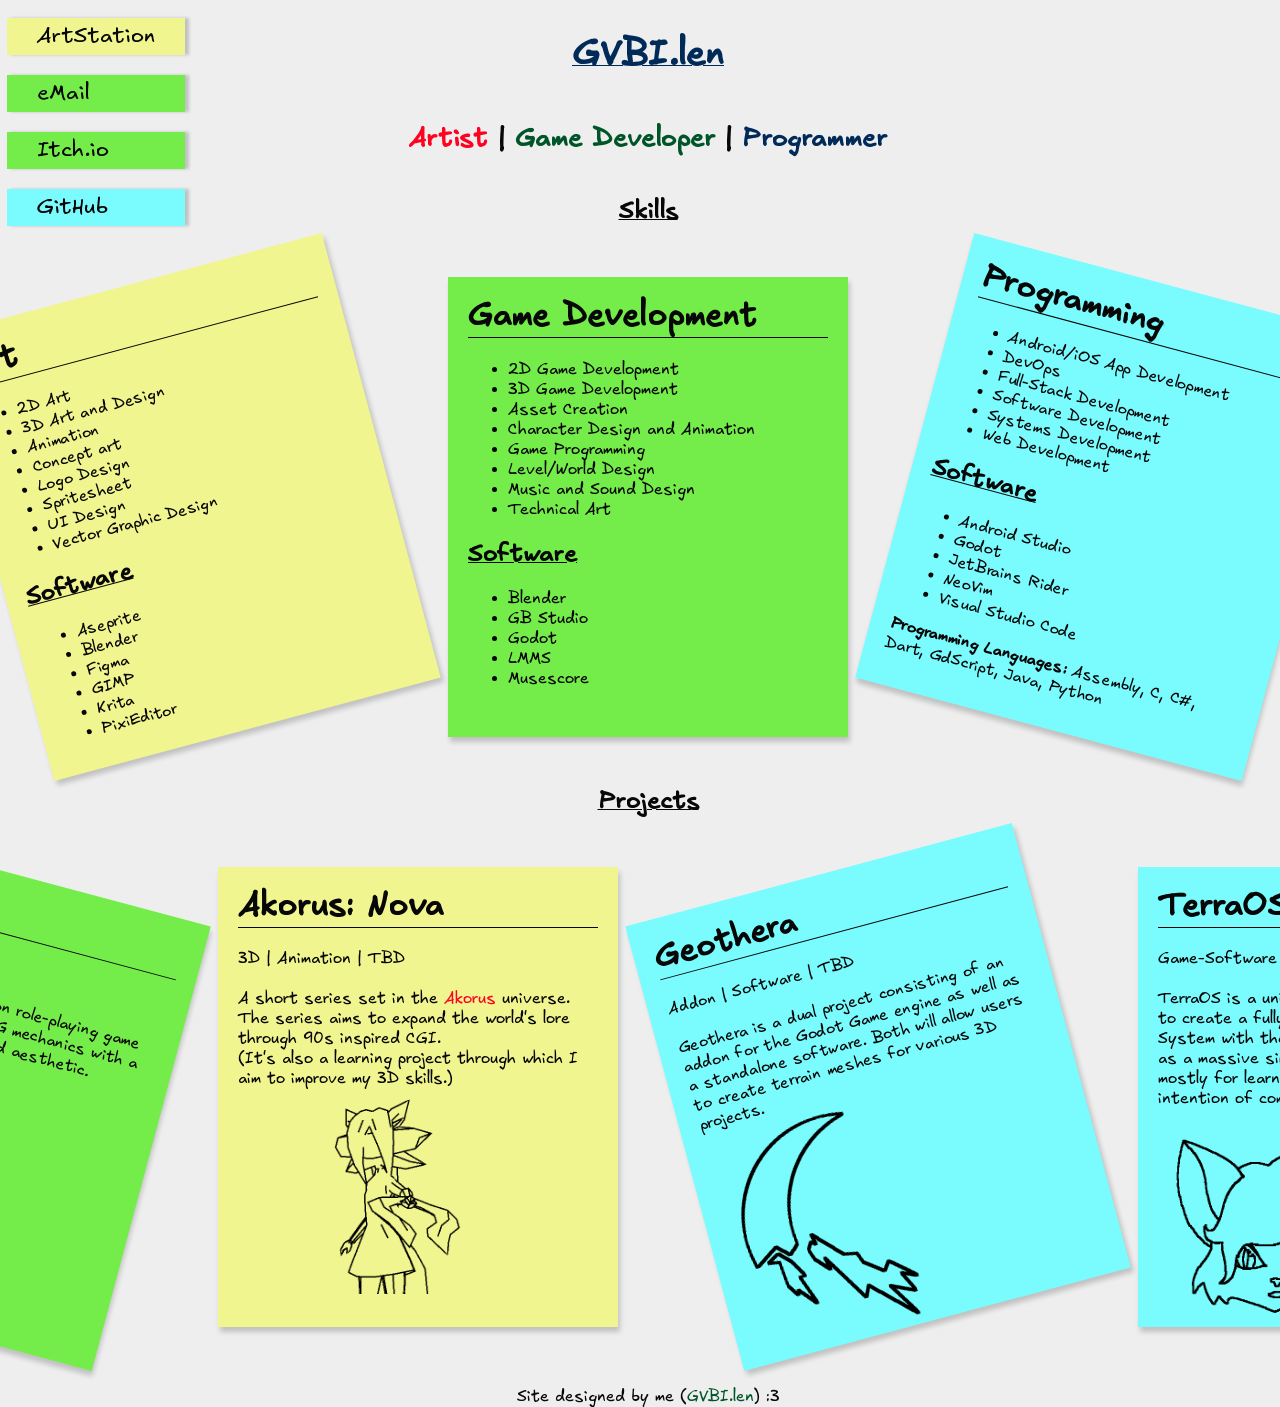
<file: index.html>
<!DOCTYPE html PUBLIC "-//W3C//DTD XHTML 1.0 Strict//EN" "http://www.w3.org/TR/xhtml1/DTD/xhtml1-strict.dtd">
<html xmlns="http://www.w3.org/1999/xhtml" xml:lang="en" lang="en">
    <head>
	<title>http://127.0.0.1:8008/index.html</title>
        <link rel="icon" type="image/png" href="imgs/img_sticker.png" />
        <meta http-equiv="content-type" content="text/html;charset=utf-8" />
        <meta
            name="viewport"
            content="width=device-width, initial-scale=1.0, maximum-scale=1.0, user-scalable=no"
        />
        <meta property="og:title" content="GVBI.len" />
        <meta
            property="description"
            content="GVBI.len's whiteboard of information and junk."
        />
        <meta property="og:image" content="" />
        <meta property="og:url" content="https://gvbi-len.com"/>
        <link rel="stylesheet" href="style.css" />
    </head>
    <body oncontextmenu="return false;">
        <div data-nosnippet="true" id="root">
            <h1 id="main-title">GVBI.len</h1>
            <h2 id="sub-title"><font class="ink-red">Artist</font> | <font class="ink-green">Game Developer</font> | <font class="ink-blue">Programmer</font></h2>
            <div id="links">
                <a class="ylw-note" href="https://gvbi-len.artstation.com/">ArtStation</a>
                <a class="grn-note" href="mailto:leothera.dev@proton.me">eMail</a> 
                <a class="grn-note" href="https://gvbi-len.itch.io/">Itch.io</a>
                <a class="cyn-note" href="https://github.com/gvbi-len">GitHub</a>
            </div>
            <h2>Skills</h2>
            <div class="stickies">
                <div class="note ylw-note left">
                    <h1>
                        Art
                    </h1>
                    <ul>
                        <li>2D Art</li>
                        <li>3D Art and Design</li>
                        <li>Animation</li>
                        <li>Concept art</li>
                        <li>Logo Design</li>
                        <li>Spritesheet</li>
                        <li>UI Design</li>
                        <li>Vector Graphic Design</li>
                    </ul>
                    <h2>Software</h2>
                    <ul>
                        <li>Aseprite</li>
                        <li>Blender</li>
                        <li>Figma</li>
                        <li>GIMP</li>
                        <li>Krita</li>
                        <li>PixiEditor</li>
                    </ul>
                </div>
                <div class="note grn-note">
                    <h1>
                        Game Development
                    </h1>
                    <ul>
                        <li>2D Game Development</li>
                        <li>3D Game Development</li>
                        <li>Asset Creation</li>
                        <li>Character Design and Animation</li>
                        <li>Game Programming</li>
                        <li>Level/World Design</li>
                        <li>Music and Sound Design</li>
                        <li>Technical Art</li>
                    </ul>
                    <h2>Software</h2>
                    <ul>
                        <li>Blender</li>
                        <li>GB Studio</li>
                        <li>Godot</li>
                        <li>LMMS</li>
                        <li>Musescore</li>
                    </ul>
                </div>
                <div class="note cyn-note right">
                    <h1>
                        Programming
                    </h1>
                    <ul>
                        <li>Android/iOS App Development</li>
                        <li>DevOps</li>
                        <li>Full-Stack Development</li>
                        <li>Software Development</li>
                        <li>Systems Development</li>
                        <li>Web Development</li>
                    </ul>
                    <h2>Software</h2>
                    <ul>
                        <li>Android Studio</li>
                        <li>Godot</li>
                        <li>JetBrains Rider</li>
                        <li>NeoVim</li>
                        <li>Visual Studio Code</li>
                    </ul>
                    <p><b>Programming Languages:</b> Assembly, C, C#, Dart, GdScript, Java, Python</p>
                </div>
            </div>
            <h2>Projects</h2>
            <div class="stickies">
                <div class="note grn-note right">
                    <h1>Akorus</h1>
                    <p>
                        3D | Game | 2027
                    <br>
                    <br>Akorus is a science fiction role-playing game that combines classic RPG mechanics with a retro PlayStation 1 inspired aesthetic.
                    <img draggable="false" src="imgs/img_acf.png">
                </p>
                </div>
                <div class="note ylw-note">
                    <h1>Akorus: Nova</h1>
                    <p>
                        3D | Animation | TBD
                    <br>
                    <br>A short series set in the <font class="ink-red">Akorus</font> universe. The series aims to expand the world's lore through 90s inspired CGI.
                    <br>(It's also a learning project through which I aim to improve my 3D skills.)
                    <img draggable="false" src="imgs/img_acf.png">
                </p>
                </div>
                <div class="note cyn-note left">
                    <h1>Geothera</h1>
                    <p>
                        Addon | Software | TBD
                    <br>
                    <br>Geothera is a dual project consisting of an addon for the Godot Game engine as well as a standalone software. Both will allow users to create terrain meshes for various 3D projects.
                    <br><img draggable="false" src="imgs/img_gtrs.png">
                </p>
                </div>
                <div class="note cyn-note">
                    <h1>TerraOS</h1>
                    <p>
                        Game-Software Hybrid | TBD
                    <br>
                    <br>TerraOS is a unique personal project that aims to create a fully functioning Operating System with the entire interface represented as a massive simulated world. The projects is mostly for learning Assembly and I have no intention of completing it anytime soon.
                    <img draggable="false" src="imgs/img_trs.png">
                </p>
                </div>
            </div>
            <footer>Site designed by me (<font class="ink-green">GVBI.len</font>) :3</footer>
        </div>
    </body>
</html>
</file>
<file: style.css>
:root{
    --bg-main: #000000;
	--whiteboard: #eeeeee;
	/* Pens */
    --pen-black: #070707;
	--pen-blue: #002b59;
	--pen-green: #005528;
	--pen-red: #FF0222;
	/* Notes */
	--note-yellow: #f1f58f;
	--note-cyan: #7afcff;
	--note-green: #74ed4b;
	--note-shadow: 2px 5px 5px #00000030;
	--side-shadow: 4px 0px 3px #00000030;

}

a{
	color: var(--pen-black);
	text-decoration: none;
	box-shadow: var(--side-shadow);
	padding: 5px 30px;
	margin: 10px 7px;
	font-size: 22px;
	text-align: left;
}

a:hover{
	margin: 8px 5px;
	border: 2px solid var(--pen-black);
}

body{
	overflow-x: hidden;
	background-color: var(--whiteboard);
	user-select: none;
}

footer{
	margin-top: 30px;
}

h1, h2, h3{
	text-decoration: 1px solid underline;
}

html{
	font-family: 'font main';
}

#links{
	display: flex;
	flex-direction: column;
	position: absolute;
	left: 0;
}

#main-title{
	color: var(--pen-blue);
	font-size: 36px;
}

#root{
	color: var(--pen-black);
	display: flex;
	flex-direction: column;
	height: 100vh;
	width: 100vw;
	align-items: center;
	justify-items: center;
}

#sub-title{
	font-size: 26px;
	text-decoration: none;
}

.ink-red{
	color: var(--pen-red);
}

.ink-green{
	color: var(--pen-green);
}

.ink-blue{
	color: var(--pen-blue);
}

.left{
	transform: rotateZ(-15deg);
}

.right{
	transform: rotateZ(15deg);
}

.stickies{
	display: flex;
	flex-direction: row;
}

.note{
	min-width: 360px;
	max-width: 360px;
	min-height: 320px;
	max-height: 420px;
	overflow: hidden;
	padding: 20px;
	margin: 30px;
	box-shadow: var(--note-shadow);
}

.note h1{
	width: 100%;
	text-decoration: none;
	border-bottom: 1px solid var(--pen-black);
	margin-top: 0;
}

.note img{
	padding: 0;
	margin: 0;
	width: 65%;
}

.cyn-note{
	background-color: var(--note-cyan);
}

.grn-note{
	background-color: var(--note-green);
}

.ylw-note{
	background-color: var(--note-yellow);
}

.sticker{
	max-width: 360px;
	filter: drop-shadow(var(--note-shadow));
}

@media (max-width: 900px){
	a{
		font-size: unset;
		box-shadow: none;
	}
	#links{
		flex-direction: row;
		position: relative;
	}
	#sub-title{
		font-size: unset;
	}
	.stickies{
		flex-direction: column;
	}
	.note{
		min-width: unset;
		width: 60vw;
	}
	.left, .right{
		transform: unset;
	}
}

@font-face{
	font-family: "font main";
	src: url("fonts/gb.woff2");
}
</file>
